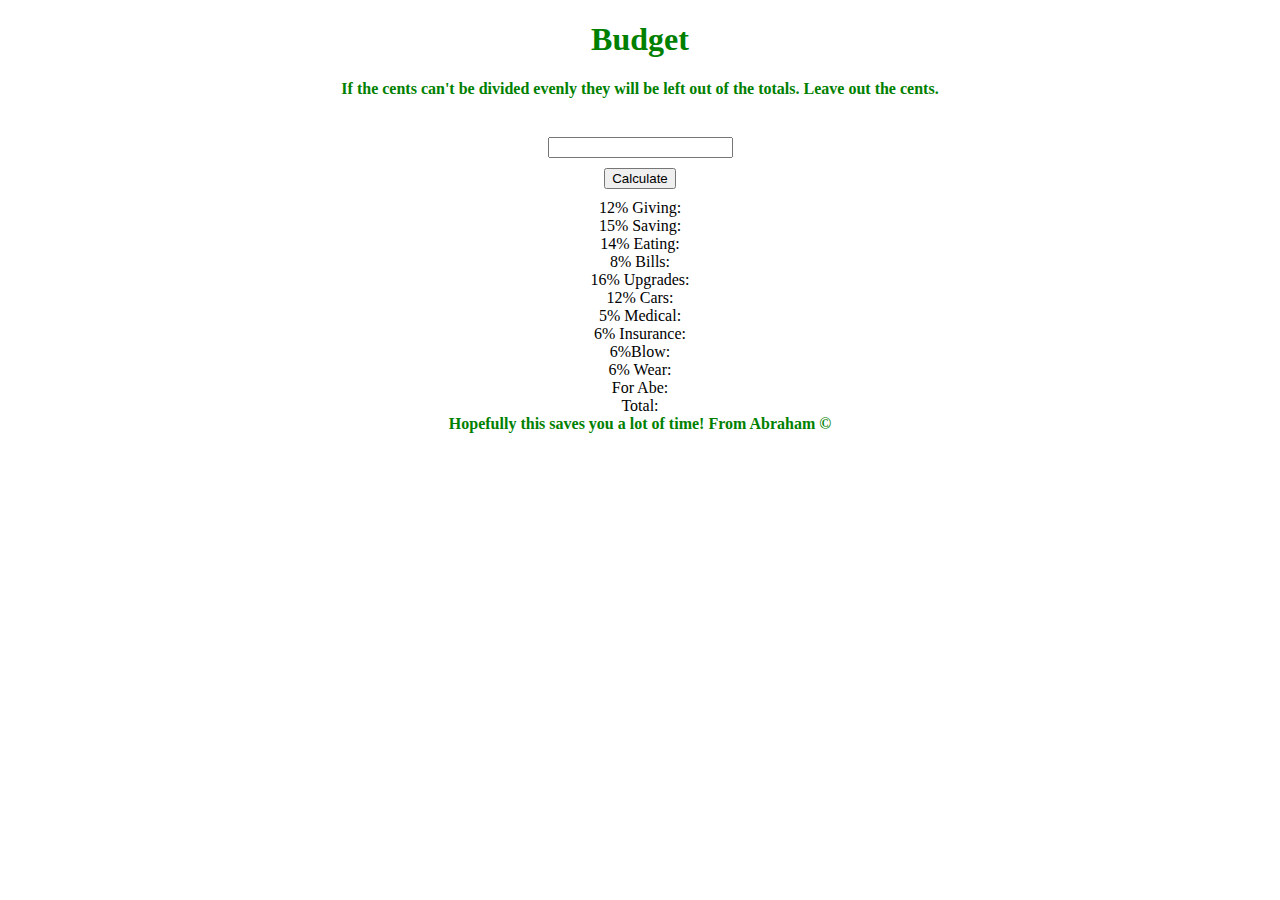
<file: index.html>
<!DOCTYPE html>
<html lang="en">
<head>
    <meta charset="UTF-8">
    <meta name="viewport" content="width=device-width, initial-scale=1.0">
    <title>zero based budget</title>
    <link rel="stylesheet" href="styles/projectm.css">
    <script>
        function saveTime(){
            var money = parseFloat(document.getElementById('paycheck').value);
            var sub = Math.floor(money);
           
            var a = money - sub; 
            var abe = a.toFixed(2);
            

            document.getElementById('change').innerHTML = abe; 
        
            var gg = sub * 0.12;
            document.getElementById('giving').innerHTML = gg.toFixed(2);  
            var sg = sub * 0.15;
            document.getElementById('saving').innerHTML = sg.toFixed(2);  
            var eg = sub * 0.14;
            document.getElementById('eating').innerHTML = eg.toFixed(2); 
            var bs = sub * 0.08;
            document.getElementById('bills').innerHTML = bs.toFixed(2); 
            var us = sub * 0.16;
            document.getElementById('upgrades').innerHTML = us.toFixed(2);
            var cs = sub * 0.12;
            document.getElementById('cars').innerHTML = cs.toFixed(2);  
            var ml = sub * 0.05;
            document.getElementById('medical').innerHTML = ml.toFixed(2);  
            var ie = sub * 0.06;
            document.getElementById('insurance').innerHTML = ie.toFixed(2);
            var bw = sub * 0.06;
            document.getElementById('blow').innerHTML = bw.toFixed(2);   
            var wr = sub * 0.06;
            document.getElementById('wear').innerHTML = wr.toFixed(2); 

          var total = sub + a;
            document.getElementById('total').innerHTML = total; 
            
             }
    </script>
</head>
<body>
    <div id="content">
    <header class="header">
        <h1 class="bold">Budget</h1>
        <h4 class="bold">If the cents can't be divided evenly they will be left out of the totals. Leave out the cents.</h4><br>
    </header>
    <main class="center">
        <input type="text" id="paycheck"><br>
        <button type="button" onclick="saveTime()">Calculate</button><br>
       12% Giving:<div id="giving"></div>
       15% Saving:<div id="saving"></div> 
      14% Eating:<div id="eating"></div> 
      8% Bills:<div id="bills"></div> 
    16% Upgrades:<div id="upgrades"></div> 
       12% Cars:<div id="cars"></div> 
       5% Medical:<div id="medical"></div> 
       6% Insurance:<div id="insurance"></div> 
       6%Blow:<div id="blow"></div> 
       6% Wear:<div id="wear"></div> 
       For Abe:<div id="change"></div>
        Total:<div id="total"></div>
    </main>
    <footer class="footer">
        <b class="bold">Hopefully this saves you a lot of time! From Abraham &copy;</b>
    </footer>
    </div>
</body>
</html>
</file>
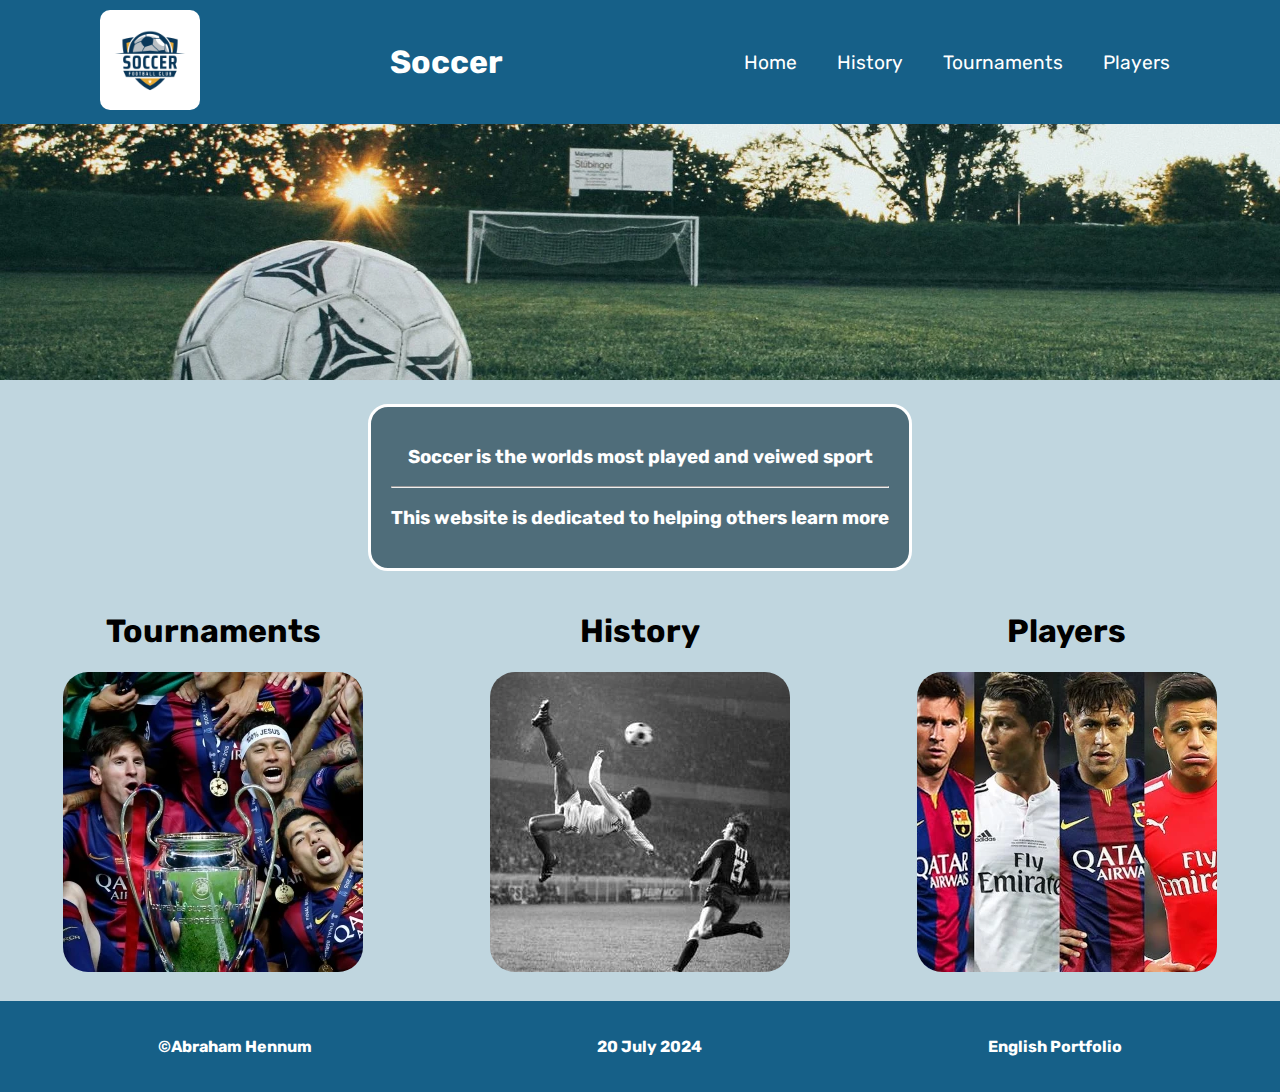
<file: portfolio/index.html>
<!DOCTYPE html>
<html lang="en-US">
<head>
    <meta charset="UTF-8">
    <meta name="viewport" content="width=device-width, initial-scale=1.0">
    <title>English Portfolio</title>
    <link rel="stylesheet" href="styles/base.css">
</head>
<body>
    <header>
        <a href="index.html"><img src="images/soccer.png" alt="logo"></a>
        <h1 class="header-title">Soccer</h1>
        <nav>
            <ul id="navbar">
                <div id="nav-hover">
                    <li><a href="index.html" class="link-hover">Home</a></li>
                </div>
                <div id="nav-hover">
                    <li><a href="history.html" class="link-hover">History</a></li>
                </div>
                <div id="nav-hover">
                    <li><a href="tournaments.html" class="link-hover">Tournaments</a></li>
                </div>
                <div id="nav-hover">
                    <li><a href="players.html" class="link-hover">Players</a></li>
                </div>
            </ul>
        </nav>
    </header>
    <main>
        <div id="main-content">
            <div id="hero">
                <img src="images/hero-img.webp" alt="hero-image">
            </div>

            <div id="intro-div">
                <section class="intro">
                    <h3>Soccer is the worlds most played and veiwed sport</h3>
                    <hr>
                    <h3>This website is dedicated to helping others learn more</h3>
                </section>
            </div>

            <div id="home-grid">

                <section class="tournament-link">
                    <h1>Tournaments</h1>
                    <a href="tournaments.html"><img src="images/tournaments.webp" alt="tournaments-image"></a>
                </section>

                <section class="history-link">
                    <h1>History</h1>
                    <a href="history.html"><img src="images/history.webp" alt="history-image"></a>
                </section>

                <section class="players-link">
                    <h1>Players</h1>
                    <a href="players.html"><img src="images/players.webp" alt="players-image"></a>
                </section>
            </div>
        </div>
    </main>
    <footer>
        <!-- Photo by Markus Spiske: https://www.pexels.com/photo/sky-sunset-field-sunrise-114296/ -->
        <!-- history image https://www.artphotolimited.com/us-en/black-and-white-photography/sport/team-sports/football -->
        <!-- tournaments image https://www.tsn.ca/champions-league-101-1.351112 -->
        <!-- players https://medium.com/@yves.songolo_17483/soccer-player-evolution-study-with-data-analysis-cce8b1d34b0c -->
        <h4>&copy;Abraham Hennum</h4>
        <h4>20 July 2024</h4>
        <h4>English Portfolio</h4>
    </footer>
</body>
</html>
</file>
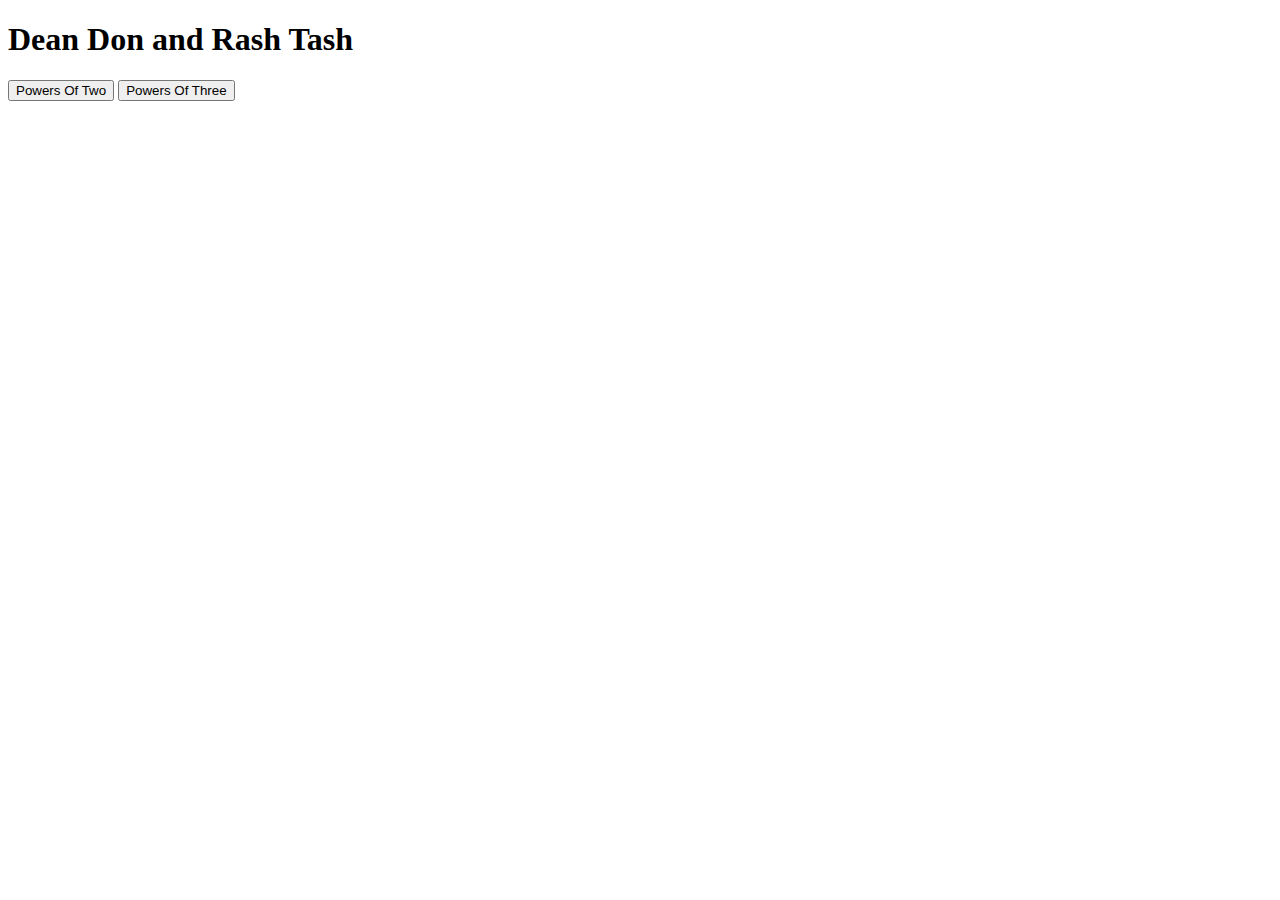
<file: minecraft.html>
<!DOCTYPE html>
<html lang="en">
<head>
    <meta charset="UTF-8">
    <meta name="viewport" content="width=device-width, initial-scale=1.0">
    <title>Minecraft With The Boys</title>
    <script>
        function powersOfTwo(){
            currentNumber = 0; 
            outputString = "";
            while(currentNumber < 32 ) {
                outputString += "2 to the " + currentNumber; 
                result = Math.pow(2, currentNumber); 
                outputString += "=" + result; 
                outputString += "<br>" ; 
                currentNumber++; 

            }
            document.getElementById('outputDiv').innerHTML = outputString; 
        }

        function powersOfThree(){
            currentNumber = 0; 
            outputString = "";
            while(currentNumber < 32 ) {
                outputString += "3 to the " + currentNumber; 
                result = Math.pow(3, currentNumber); 
                outputString += "=" + result; 
                outputString += "<br>" ; 
                currentNumber++; 

            }
            document.getElementById('outputDiv').innerHTML = outputString; 
        } 

    </script>
</head>
<body>
    <h1 class="chunk">Dean Don and Rash Tash</h1>
    <button type="button" onclick="powersOfTwo()">Powers Of Two</button>
    <button type="button" onclick="powersOfThree()">Powers Of Three</button>
    <div id="outputDiv">
    </div>
</body>
</html>
</file>
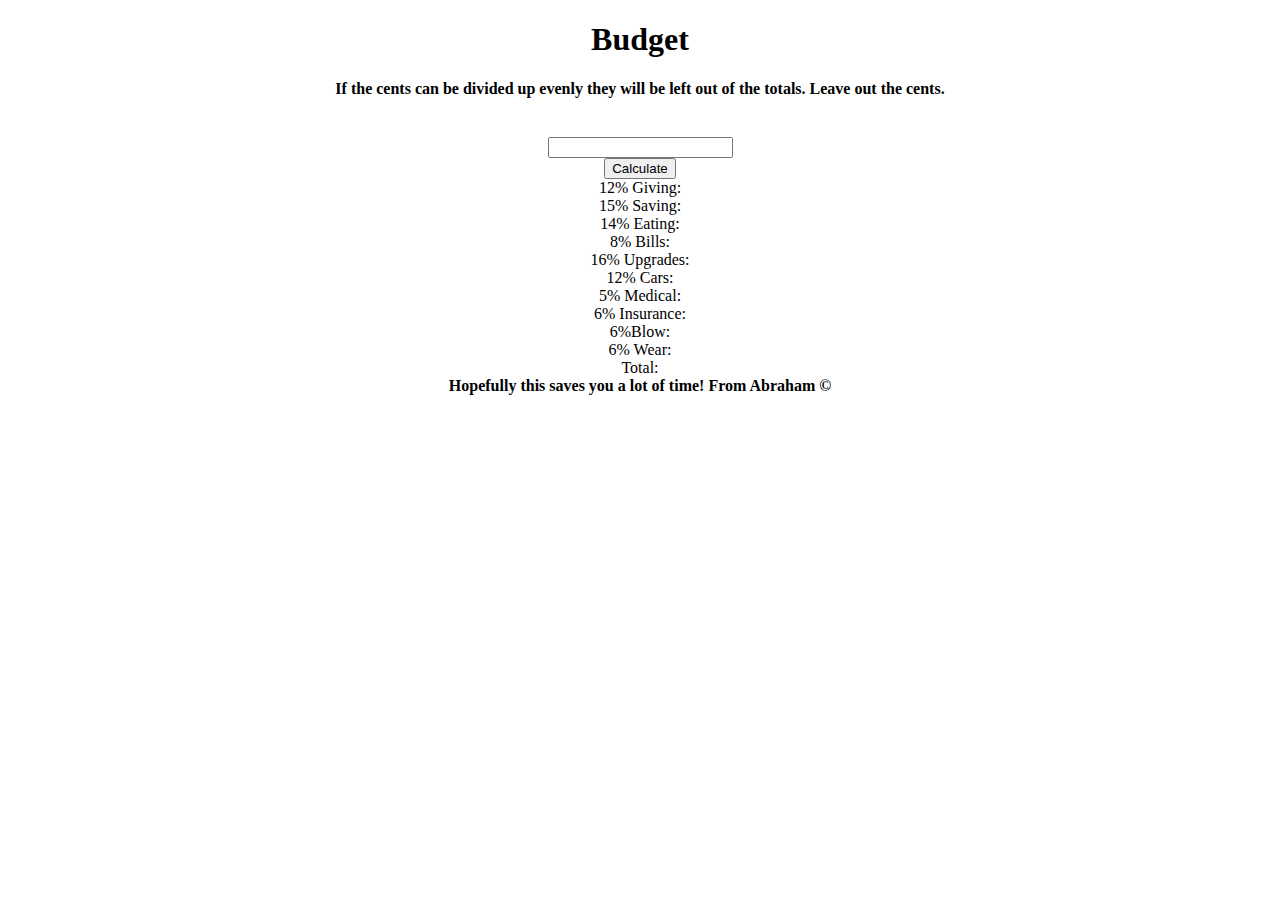
<file: zero.html>
<!DOCTYPE html>
<html lang="en">
<head>
    <meta charset="UTF-8">
    <meta name="viewport" content="width=device-width, initial-scale=1.0">
    <title>zero based budget</title>
    <script>
        function saveTime(){
            var money = parseFloat(document.getElementById('paycheck').value);
        
            var gg = money * 0.12;
            document.getElementById('giving').innerHTML = gg.toFixed(2);  
            var sg = money * 0.15;
            document.getElementById('saving').innerHTML = sg.toFixed(2);  
            var eg = money * 0.14;
            document.getElementById('eating').innerHTML = eg.toFixed(2); 
            var bs = money * 0.08;
            document.getElementById('bills').innerHTML = bs.toFixed(2); 
            var us = money * 0.16;
            document.getElementById('upgrades').innerHTML = us.toFixed(2);
            var cs = money * 0.12;
            document.getElementById('cars').innerHTML = cs.toFixed(2);  
            var ml = money * 0.05;
            document.getElementById('medical').innerHTML = ml.toFixed(2);  
            var ie = money * 0.06;
            document.getElementById('insurance').innerHTML = ie.toFixed(2);
            var bw = money * 0.06;
            document.getElementById('blow').innerHTML = bw.toFixed(2);   
            var wr = money * 0.06;
            document.getElementById('wear').innerHTML = wr.toFixed(2); 
            
            var total = gg + sg + eg + bs + us + cs + ml + ie + bw + wr ; 
            document.getElementById('total').innerHTML = total.toFixed(2); 
             }
    </script>
    <style>
        .center {
            text-align: center;
        }
        .header {
            text-align: center;
        }
        .footer {
            text-align: center;
        }
    </style>
</head>
<body>
    <header class="header">
        <h1>Budget</h1>
        <h4>If the cents can be divided up evenly they will be left out of the totals. Leave out the cents.</h4><br>
    </header>
    <main class="center">
        <input type="text" id="paycheck"><br>
        <button type="button" onclick="saveTime()">Calculate</button><br>
       12% Giving:<div id="giving"></div>
       15% Saving:<div id="saving"></div> 
      14% Eating:<div id="eating"></div> 
      8% Bills:<div id="bills"></div> 
    16% Upgrades:<div id="upgrades"></div> 
       12% Cars:<div id="cars"></div> 
       5% Medical:<div id="medical"></div> 
       6% Insurance:<div id="insurance"></div> 
       6%Blow:<div id="blow"></div> 
       6% Wear:<div id="wear"></div> 
        Total:<div id="total"></div>
    </main>
  
    <footer class="footer">
        <b>Hopefully this saves you a lot of time! From Abraham &copy;</b>
    </footer>
</body>
</html>
</file>
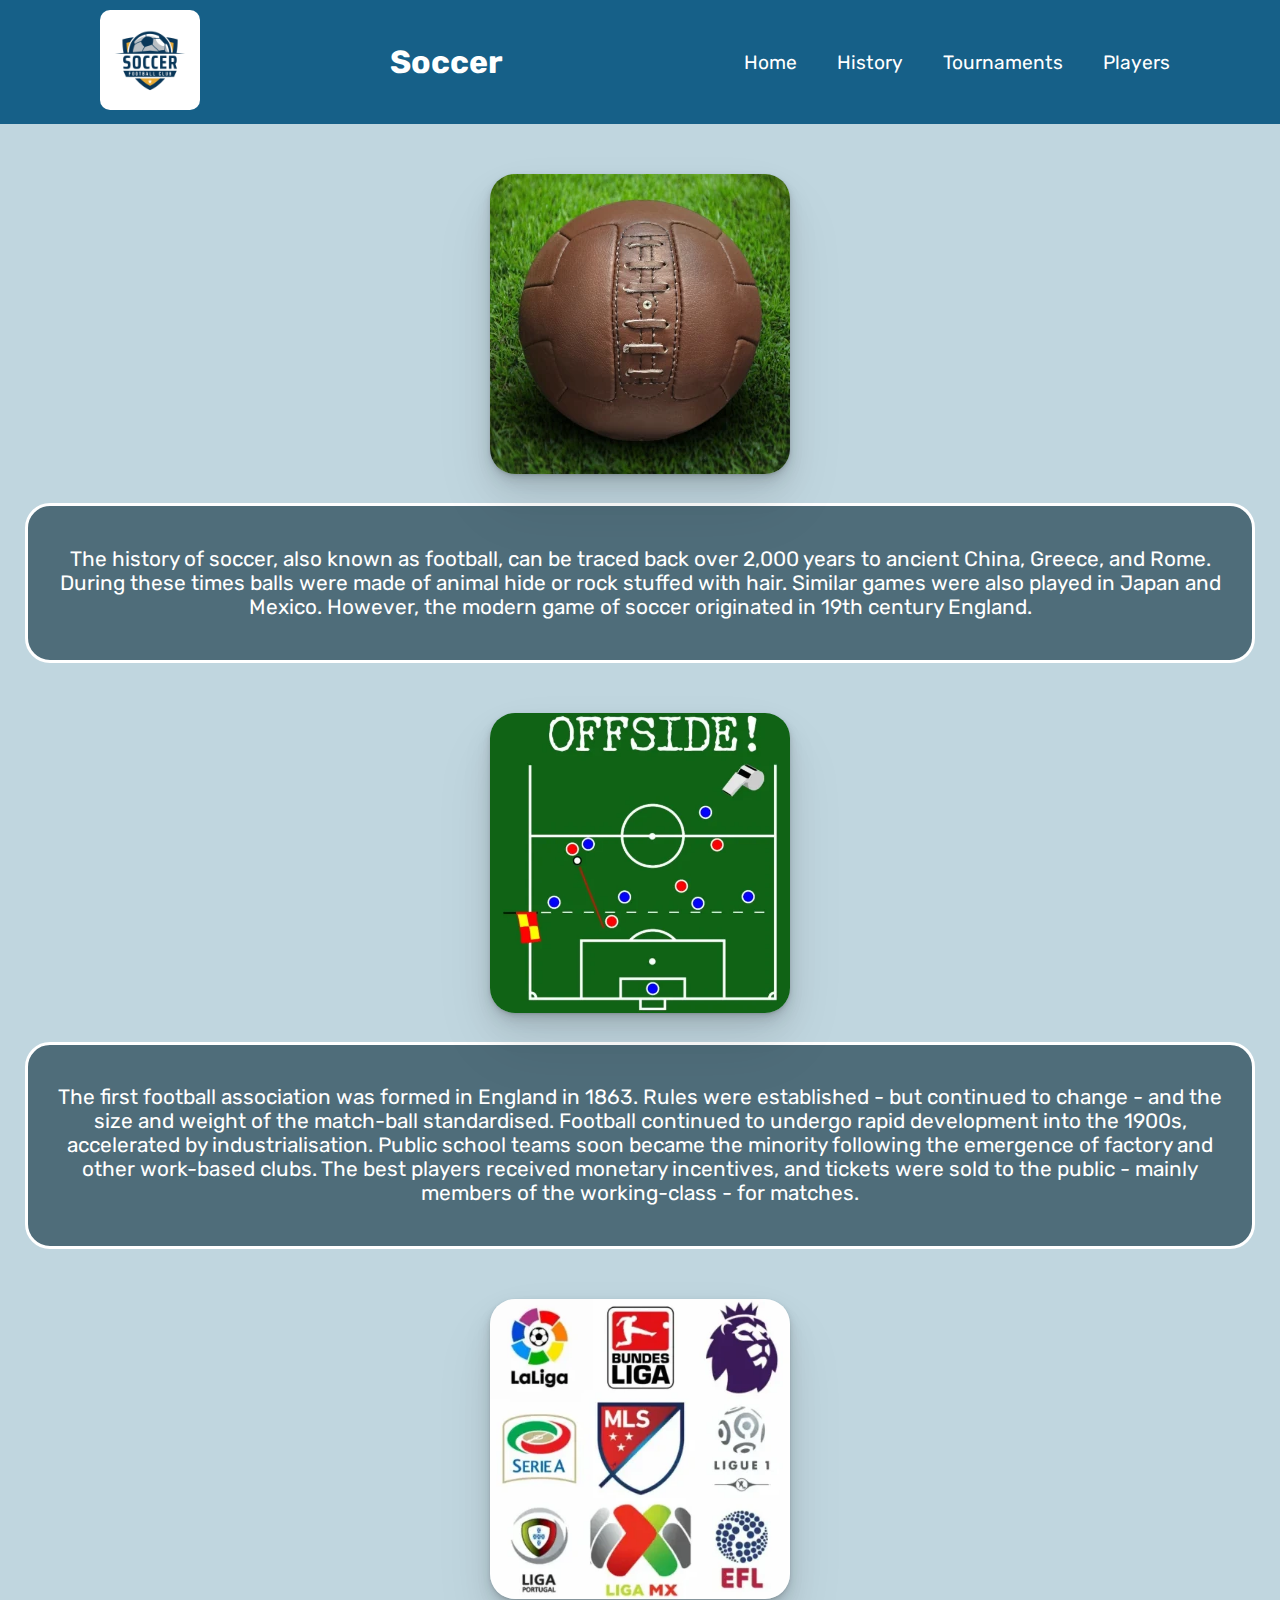
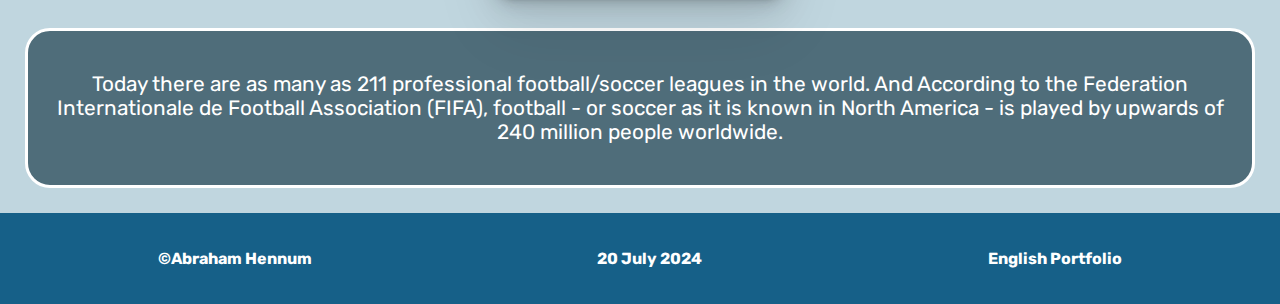
<file: portfolio/history.html>
<!DOCTYPE html>
<html lang="en-US">
<head>
    <meta charset="UTF-8">
    <meta name="viewport" content="width=device-width, initial-scale=1.0">
    <title>History</title>
    <link rel="stylesheet" href="styles/base.css">
</head>
<body>
    <header>
        <a href="index.html"><img src="images/soccer.png" alt="logo"></a>
        <h1 class="header-title">Soccer</h1>
        <nav>
            <ul id="navbar">
                <div id="nav-hover">
                    <li><a href="index.html" class="link-hover">Home</a></li>
                </div>
                <div id="nav-hover">
                    <li><a href="history.html" class="link-hover">History</a></li>
                </div>
                <div id="nav-hover">
                    <li><a href="tournaments.html" class="link-hover">Tournaments</a></li>
                </div>
                <div id="nav-hover">
                    <li><a href="players.html" class="link-hover">Players</a></li>
                </div>
            </ul>
        </nav>
    </header>
    <main>
        <!-- <section id="intro">
            <p>This website is dedicated to educating others about the sport of soccer
            and to inspire those who may not be as intirested in the sport to become more intirested. 
            </p>
        </section> -->

        <section class="history-1">
            <div id="history-image-1">
                <img src="images/history/old-ball.webp">
            </div>
            <div id="history-info-1">
                <p>
                    The history of soccer, also known as football, can be traced back over 2,000 years to 
                    ancient China, Greece, and Rome. During these times balls were made of animal hide or rock stuffed
                    with hair. Similar games were also played in Japan and Mexico. However, the modern game
                    of soccer originated in 19th century England.
                </p>
            </div>
        </section>

        <section class="history-2">
            <div id="history-image-2">
                <img src="images/history/rules.webp">
            </div>
            <div id="history-info-2">
                <p>
                    The first football association was formed in England in 1863. Rules were 
                    established - but continued to change - and the size and weight of the match-ball 
                    standardised. Football continued to undergo rapid development into the 1900s, accelerated 
                    by industrialisation. Public school teams soon became the minority following the emergence of
                    factory and other work-based clubs. The best players received monetary incentives, and tickets 
                    were sold to the public - mainly members of the working-class - for matches.
                </p>
            </div>
        </section>

        <section class="history-3">
            <div id="history-image-3">
                <img src="images/history/leagues.webp">
            </div>
            <div id="history-info-3">
                <p>
                    Today there are as many as 211 professional football/soccer leagues in the world. And According 
                    to the Federation Internationale de Football Association (FIFA), football - or soccer as it is 
                    known in North America - is played by upwards of 240 million people worldwide.
                </p>
            </div>
        </section>

    </main> 
    <footer>
        <!-- https://www.bundesliga.com/en/faq/all-you-need-to-know-about-soccer/the-history-of-soccer-10560 -->
        <!-- leagues images https://worldsoccertalk.com/where-to-find-soccer-on-us-tv-and-streaming/ -->
        <h4>&copy;Abraham Hennum</h4>
        <h4>20 July 2024</h4>
        <h4>English Portfolio</h4>

    </footer>
</body>
</html>
</file>
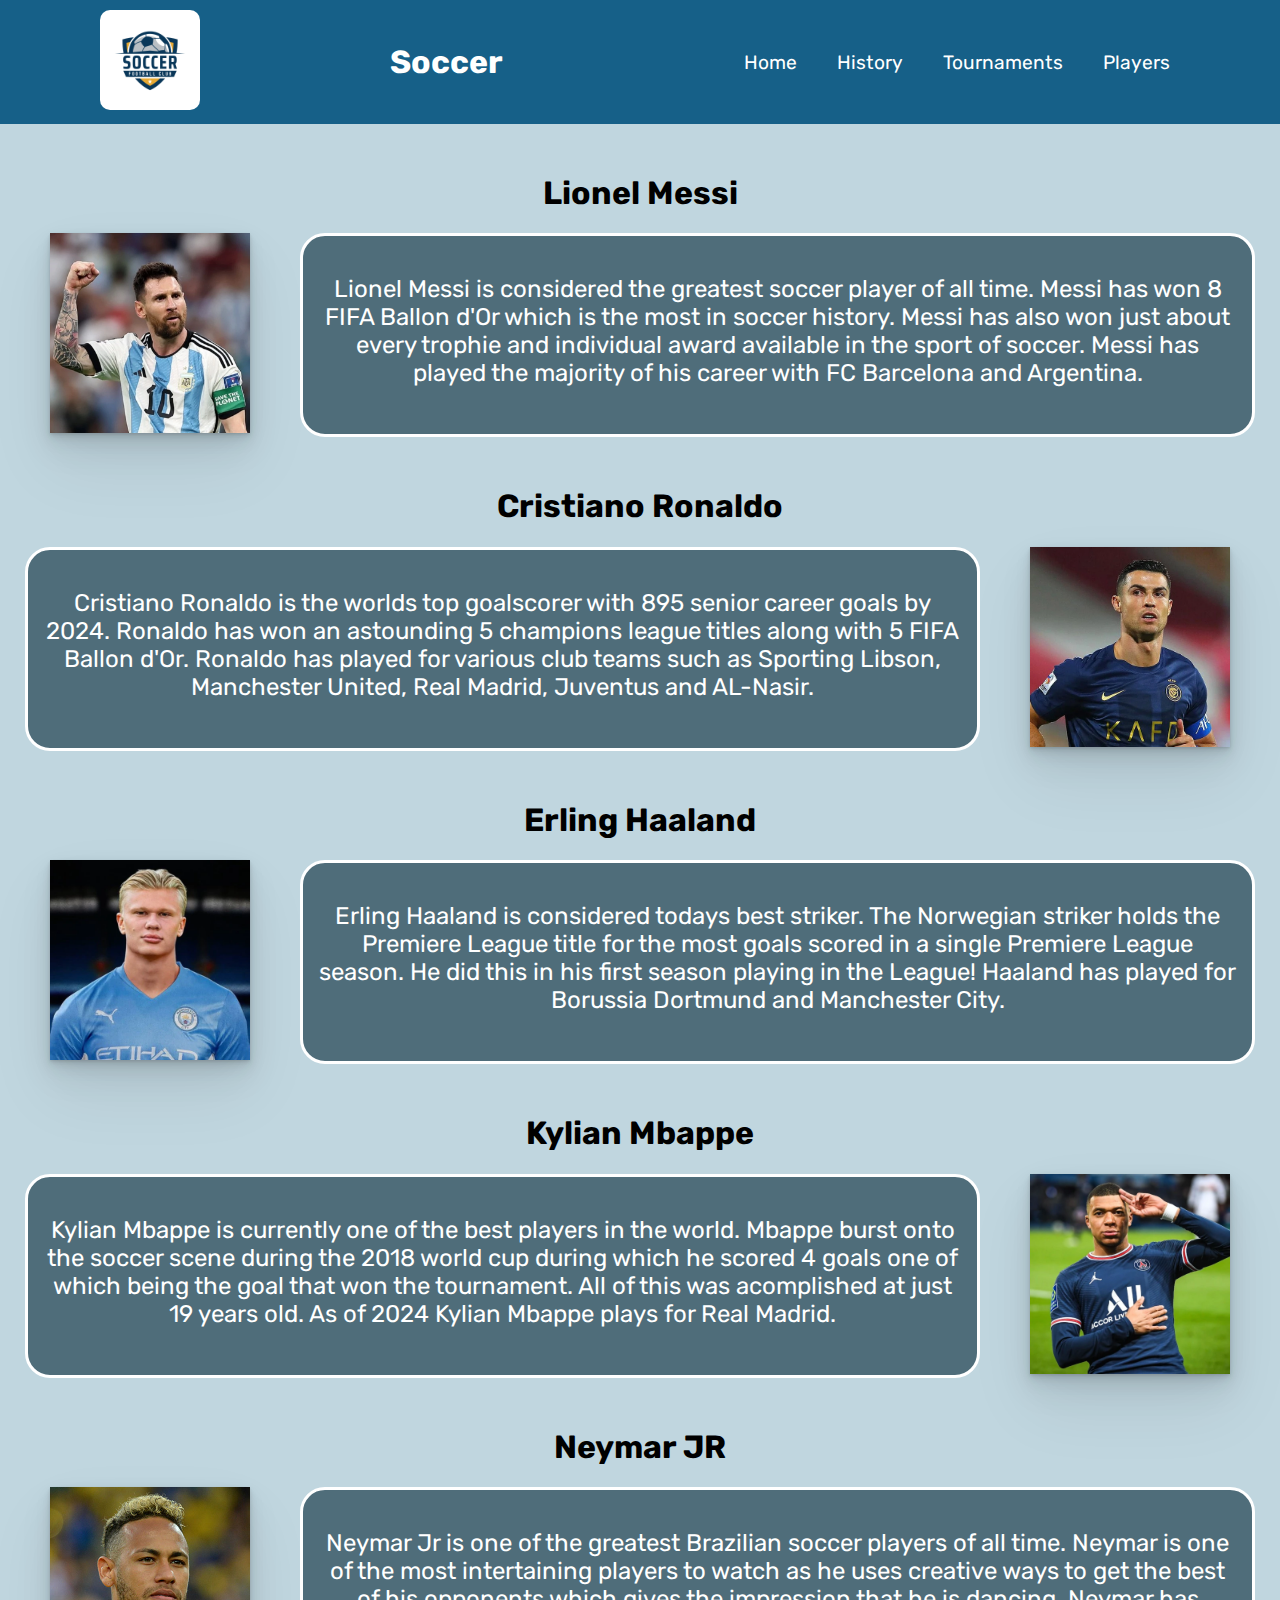
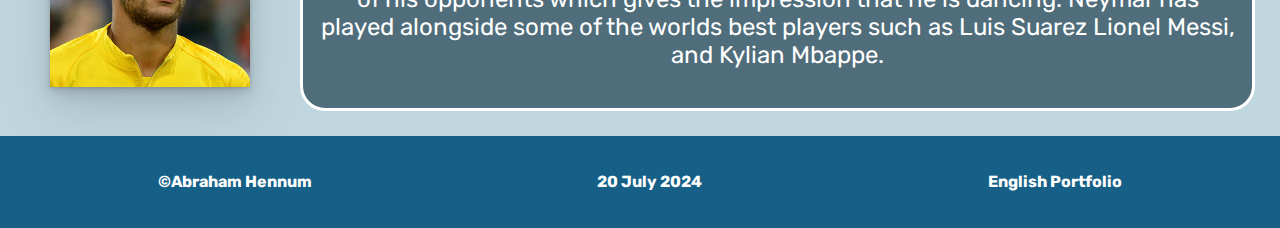
<file: portfolio/players.html>
<!DOCTYPE html>
<html lang="en-US">
<head>
    <meta charset="UTF-8">
    <meta name="viewport" content="width=device-width, initial-scale=1.0">
    <title>Players</title>
    <link rel="stylesheet" href="styles/base.css">
</head>
<body>
    <header>
        <a href="index.html"><img src="images/soccer.png" alt="logo"></a>
        <h1 class="header-title">Soccer</h1>
        <nav>
            <ul id="navbar">
                <div id="nav-hover">
                    <li><a href="index.html" class="link-hover">Home</a></li>
                </div>
                <div id="nav-hover">
                    <li><a href="history.html" class="link-hover">History</a></li>
                </div>
                <div id="nav-hover">
                    <li><a href="tournaments.html" class="link-hover">Tournaments</a></li>
                </div>
                <div id="nav-hover">
                    <li><a href="players.html" class="link-hover">Players</a></li>
                </div>
            </ul>
        </nav>
    </header>
    <main>
        <h1 class="players-head">Lionel Messi</h1 class="players-head">
        <section class="player-1">
            <div id="player-info-1">
                <p>
                    Lionel Messi is considered the greatest soccer player of all time. Messi has won 8 FIFA Ballon d'Or
                    which is the most in soccer history. Messi has also won just about every trophie and individual award 
                    available in the sport of soccer. Messi has played the majority of his career with FC Barcelona and Argentina.
                </p>
            </div>
            <div id="player-image-1">
                <img src="images/players/lionel.webp" alt="Lionel Messi">
            </div>
        </section>

        <h1 class="players-head">Cristiano Ronaldo</h1 class="players-head">
        <section class="player-2">
            <div id="player-info-2">
                
                <p>
                    Cristiano Ronaldo is the worlds top goalscorer with 895 senior career goals by 2024. 
                    Ronaldo has won an astounding 5 champions league titles along with 5 FIFA Ballon d'Or. 
                    Ronaldo has played for various club teams such as Sporting Libson, Manchester United, Real Madrid,
                    Juventus and AL-Nasir. 
                </p>
            </div>
            <div id="player-image-2">
                <img src="images/players/ronaldo.webp" alt="Cristiano Ronaldo">
            </div>
        </section>

        <h1 class="players-head">Erling Haaland</h1 class="players-head">
        <section class="player-3">
            <div id="player-info-3">
                <p>
                    Erling Haaland is considered todays best striker. The Norwegian striker holds the Premiere League
                    title for the most goals scored in a single Premiere League season. He did this in his first season playing
                    in the League! Haaland has played for Borussia Dortmund and Manchester City. 
                </p>
            </div>
                <div id="player-image-3">
                    <img src="images/players/halaand.webp" alt="Erling Halaand">
                </div>
        </section>

        <h1 class="players-head">Kylian Mbappe</h1 class="players-head">
        <section class="player-4">
            <div id="player-info-4">
                <p>
                    Kylian Mbappe is currently one of the best players in the world. Mbappe burst onto the soccer scene 
                    during the 2018 world cup during which he scored 4 goals one of which being the goal that won the tournament.
                    All of this was acomplished at just 19 years old. As of 2024 Kylian Mbappe plays for Real Madrid. 
                </p>
            </div>
            <div id="player-image-4">
                <img src="images/players/mbappe.webp" alt="Kylian Mbappe">
            </div>
        </section>

        <h1 class="players-head">Neymar JR</h1 class="players-head">
        <section class="player-5">
            <div id="player-info-5">
                <p>
                    Neymar Jr is one of the greatest Brazilian soccer players of all time. Neymar is one of 
                    the most intertaining players to watch as he uses creative ways to get the best of his opponents which gives the 
                    impression that he is dancing. Neymar has played alongside some of the worlds best players such as Luis Suarez
                    Lionel Messi, and Kylian Mbappe. 
                </p>
            </div>
            <div id="player-image-5">
                <img src="images/players/neymar.webp" alt="Neymar Jr">
            </div>
        </section>


    </main> 
    <footer>
        <!-- photo credit wikepedia media -->
        <!-- halaand image https://bitterandblue.sbnation.com/2022/5/21/23133661/erling-haaland-signing-the-deal-of-the-summer -->
        <!-- neymar https://bookingagentinfo.com/celebrity/neymar-da-silva-santos-junior/ -->
        <h4>&copy;Abraham Hennum</h4>
        <h4>20 July 2024</h4>
        <h4>English Portfolio</h4>
    </footer>
</body>
</html>
</file>
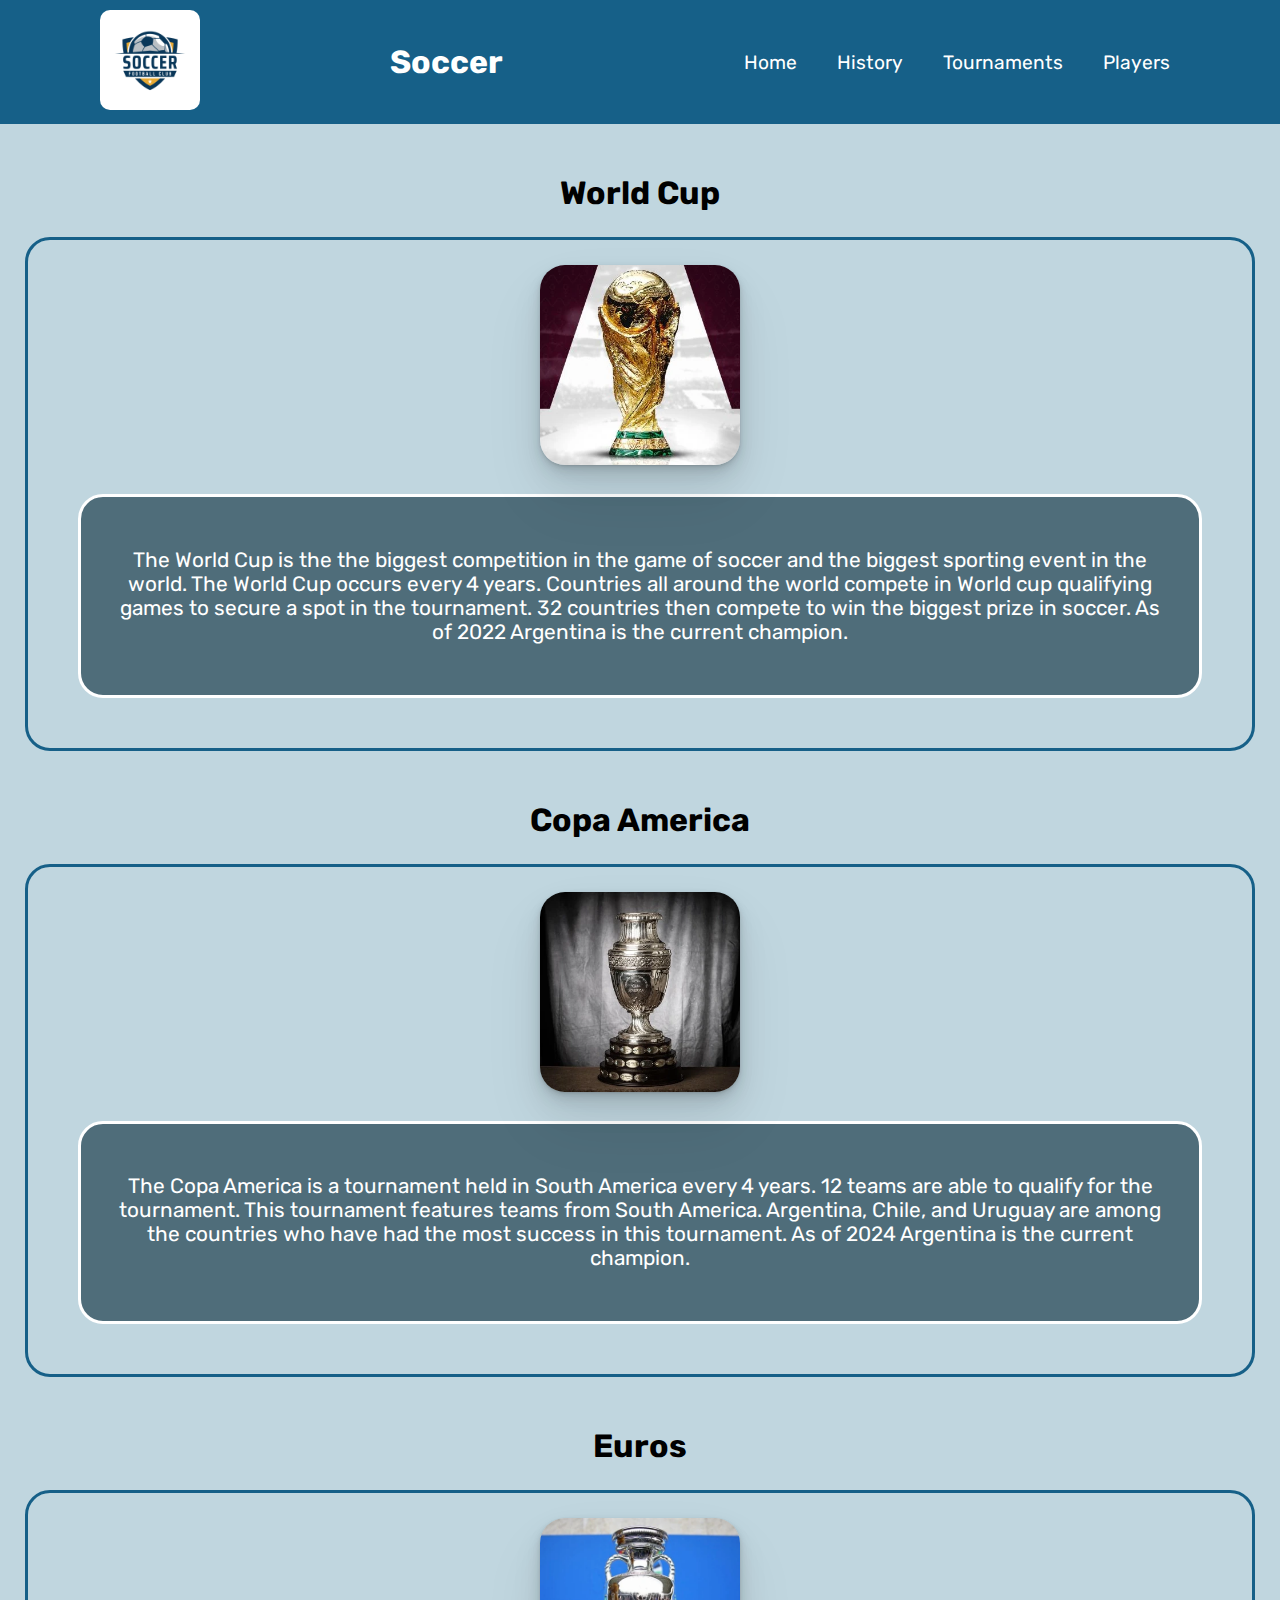
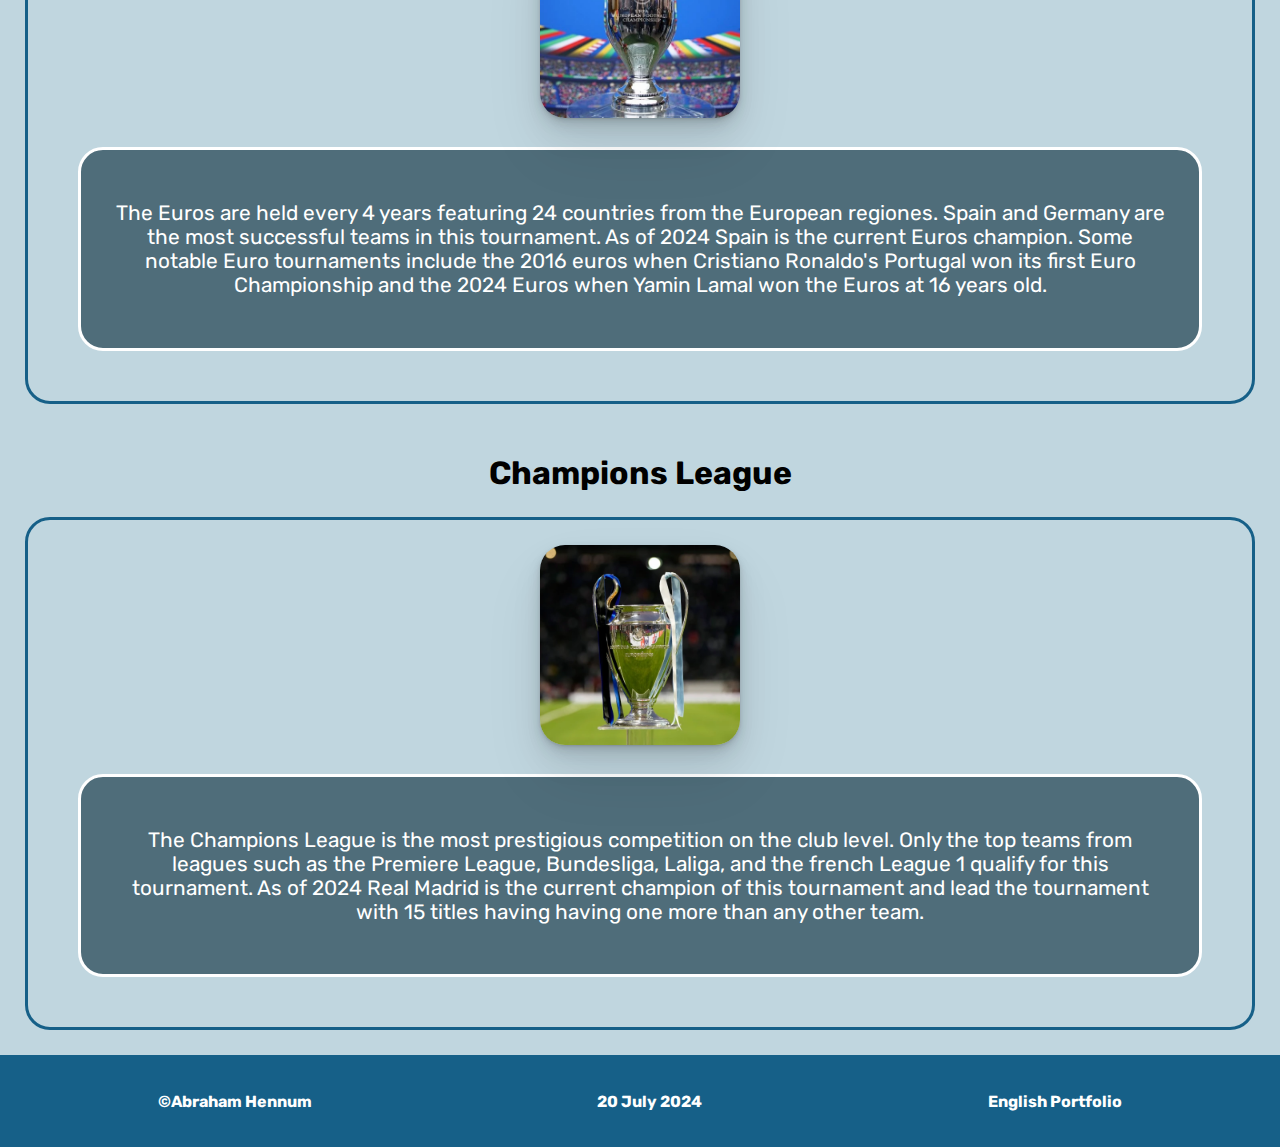
<file: portfolio/tournaments.html>
<!DOCTYPE html>
<html lang="en-US">
<head>
    <meta charset="UTF-8">
    <meta name="viewport" content="width=device-width, initial-scale=1.0">
    <title>Tournaments</title>
    <link rel="stylesheet" href="styles/base.css">
</head>
<body>
    <header>
        <a href="index.html"><img src="images/soccer.png" alt="logo"></a>
        <h1 class="header-title">Soccer</h1>
        <nav>
            <ul id="navbar">
                <div id="nav-hover">
                    <li><a href="index.html" class="link-hover">Home</a></li>
                </div>
                <div id="nav-hover">
                    <li><a href="history.html" class="link-hover">History</a></li>
                </div>
                <div id="nav-hover">
                    <li><a href="tournaments.html" class="link-hover">Tournaments</a></li>
                </div>
                <div id="nav-hover">
                    <li><a href="players.html" class="link-hover">Players</a></li>
                </div>
            </ul>
        </nav>
    </header>
    <main>
        <h1 class="tournament-head">World Cup</h1>
        <section class="tournament-1">
            <div id="tournament-image-1">
                <img src="images/tournaments/world-cup.webp" alt="World Cup">
            </div>
            <div id="tournament-info-1">
                <p>
                    The World Cup is the the biggest competition in the game of soccer and the biggest 
                    sporting event in the world. The World Cup occurs every 4 years. Countries all around the world compete in World cup 
                    qualifying games to secure a spot in the tournament. 32 countries then compete to win the 
                    biggest prize in soccer. As of 2022 Argentina is the current champion. 
                </p>
            </div>
        </section>

        <h1 class="tournament-head">Copa America</h1>
        <section class="tournament-2">
            <div id="tournament-image-2">
                <img src="images/tournaments/copa-america.webp" alt="Copa America">
            </div>
            <div id="tournament-info-2">
                <p>
                    The Copa America is a tournament held in South America every 4 years. 12 teams are able to qualify 
                    for the tournament. This tournament features teams from South America. Argentina, Chile, and Uruguay
                    are among the countries who have had the most success in this tournament. As of 2024 Argentina is the 
                    current champion. 
                </p>
            </div>
        </section>

        <h1 class="tournament-head">Euros</h1>
        <section class="tournament-3">
            <div id="tournament-image-3">
                <img src="images/tournaments/euros.webp" alt="Euros">
            </div>
            <div id="tournament-info-3">
                <p>
                    The Euros are held every 4 years featuring 24 countries from the European regiones. Spain and 
                    Germany are the most successful teams in this tournament. As of 2024 Spain is the current Euros champion.
                    Some notable Euro tournaments include the 2016 euros when Cristiano Ronaldo's Portugal won its first Euro
                    Championship and the 2024 Euros when Yamin Lamal won the Euros at 16 years old. 
                </p>
            </div>
        </section>

        <h1 class="tournament-head">Champions League</h1>
        <section class="tournament-4">
            <div id="tournament-image-4">
                <img src="images/tournaments/champions-league.webp" alt="champions League">
            </div>
            <div id="tournament-info-4">
                <p>
                    The Champions League is the most prestigious competition on the club level. Only the top teams
                    from leagues such as the Premiere League, Bundesliga, Laliga, and the french League 1 qualify for 
                    this tournament. As of 2024 Real Madrid is the current champion of this tournament and lead the 
                    tournament with 15 titles having having one more than any other team. 
                </p>
            </div>
        </section>
      


    </main> 
    <footer>
        <!-- world cup photo https://www.sportingnews.com/in/football/news/teams-out-world-cup-2022-list-nations-eliminated-fifa-2022/cmk6aexisveysdxidiq84baf -->
        <!-- copa america image https://www.shutterstock.com/editorial/image-editorial/copa-america-trophy-5700841g -->
        <!-- euros image https://www.detik.com/sumut/sepakbola/d-7412421/kapan-babak-16-besar-euro-2024-dimulai-catat-tanggalnya -->
        <h4>&copy;Abraham Hennum</h4>
        <h4>20 July 2024</h4>
        <h4>English Portfolio</h4>
    </footer>
</body>
</html>
</file>
<file: styles/projectm.css>
/* body{
    --background-color: ;
} */

.center {
    text-align: center;
}
.header {
    text-align: center;
}
.footer {
    text-align: center;
}
.bold {
    color : green
}

#content{
    background-color: var(--background-color);
}

button{
    margin: 10px ; 
}

button:hover{
    background-color: white;
}
</file>
<file: portfolio/styles/base.css>
@import url('https://fonts.googleapis.com/css2?family=Rubik:ital,wght@0,300..900;1,300..900&display=swap');

:root{
    --background-color: #c0d6df;
    --header-color: #166088;
    --card-color: #4f6d7a; 

}

header{
    display: flex;
    justify-content: space-around;
    background-color: var(--header-color);
    color: white;
    align-items: center;
}

header img{
    border-radius: 20px;
    padding: 10px;
    max-width: 100px;
    max-height: 100px;
}

#hero img{
    max-width: 100%;
}

.intro{
    background-color: var(--card-color);
    color: white;
    padding: 20px;
    border-radius: 20px;
    border: white solid 3px;
    max-width: 500px;  
}

#intro-div{
    display: grid;
    justify-content: center;
    margin-top: 20px;
    margin-bottom: 20px;
}


body{
    margin: 0 auto;
    background-color: var(--background-color);
    text-align: center;
    font-family: 'Rubik', 'sans-serif';
}


li{
    list-style: none;
    padding: 20px;
    font-size: 1.2rem;
}

#nav-hover:hover{
    background-color: var(--background-color);
    border-radius: 25px;
}

#nav-hover:hover .link-hover{
    color: black; 
}

nav{
    align-content: center;
}

#navbar{
    display: flex;
}

nav li a{
    text-decoration: none;
    color: white;
}

#main-content{
    text-align: center;
}

#home-grid{
    display: grid;
    grid-template-columns: 1fr 1fr 1fr;
    margin-bottom: 25px;
}

.history-link a img{
    border-radius: 25px;
    
}

.tournament-link a img{
    border-radius: 25px;
    
}

.players-link a img{
    border-radius: 25px;  
}


/* history page */

#history-info-1{
    background-color: var(--card-color);
    color: white;
    border-radius: 25px;
    border: solid white 3px; 
    padding: 20px;
    margin: 25px;
    font-size: 1.3rem;
}

#history-image-1{
    margin-top: 50px;
}

#history-image-1 img{
    max-width: 300px;
    max-height: 300px;
    border-radius: 25px;
    box-shadow: rgba(0, 0, 0, 0.07) 0px 1px 2px, rgba(0, 0, 0, 0.07) 0px 2px 4px, rgba(0, 0, 0, 0.07) 0px 4px 8px, rgba(0, 0, 0, 0.07) 0px 8px 16px, rgba(0, 0, 0, 0.07) 0px 16px 32px, rgba(0, 0, 0, 0.07) 0px 32px 64px;
}

#history-info-2{
    background-color: var(--card-color);
    color: white;
    border-radius: 25px;
    border: solid white 3px; 
    padding: 20px;
    margin: 25px;
    font-size: 1.3rem;
}

#history-image-2{
    margin-top: 50px;
}

#history-image-2 img{
    max-width: 300px;
    max-height: 300px;
    border-radius: 25px;
    box-shadow: rgba(0, 0, 0, 0.07) 0px 1px 2px, rgba(0, 0, 0, 0.07) 0px 2px 4px, rgba(0, 0, 0, 0.07) 0px 4px 8px, rgba(0, 0, 0, 0.07) 0px 8px 16px, rgba(0, 0, 0, 0.07) 0px 16px 32px, rgba(0, 0, 0, 0.07) 0px 32px 64px;
}

#history-info-3{
    background-color: var(--card-color);
    color: white;
    border-radius: 25px;
    border: solid white 3px; 
    padding: 20px;
    margin: 25px;
    font-size: 1.3rem;
}

#history-image-3{
    margin-top: 50px;
}

#history-image-3 img{
    max-width: 300px;
    max-height: 300px;
    border-radius: 25px;
    box-shadow: rgba(0, 0, 0, 0.07) 0px 1px 2px, rgba(0, 0, 0, 0.07) 0px 2px 4px, rgba(0, 0, 0, 0.07) 0px 4px 8px, rgba(0, 0, 0, 0.07) 0px 8px 16px, rgba(0, 0, 0, 0.07) 0px 16px 32px, rgba(0, 0, 0, 0.07) 0px 32px 64px;
}




/* players page */

.players-head{
    margin-top: 50px;
}


    /* messi */

.player-1{
    display: grid;
    grid-template-columns: 300px 1fr;
}

#player-info-1{
    background-color: var(--card-color);
    grid-column: 2/3;
    color: white;
    border: solid white 3px;
    border-radius: 25px;
    margin-right: 25px;
}

#player-info-1 p{
    padding: 15px;
    font-size: 1.5rem;
} 

#player-image-1{
    grid-column: 1/2;
    grid-row: 1/2;
}

#player-image-1 img{
    max-width: 200px;
    max-height: 200px;
    box-shadow: rgba(0, 0, 0, 0.07) 0px 1px 2px, rgba(0, 0, 0, 0.07) 0px 2px 4px, rgba(0, 0, 0, 0.07) 0px 4px 8px, rgba(0, 0, 0, 0.07) 0px 8px 16px, rgba(0, 0, 0, 0.07) 0px 16px 32px, rgba(0, 0, 0, 0.07) 0px 32px 64px;
}


    /* ronaldo */

.player-2{
    display: grid;
    grid-template-columns: 1fr 300px;
}

#player-info-2{
    background-color: var(--card-color);
    grid-column: 1/2;
    color: white;
    border: solid white 3px;
    border-radius: 25px;
    margin-left: 25px;
}

#player-info-2 p{
    padding: 15px;
    font-size: 1.5rem;
} 

#player-image-2{
    grid-column: 2/3;
    grid-row: 1/2;
}

#player-image-2 img{
    max-width: 200px;
    max-height: 200px;
    box-shadow: rgba(0, 0, 0, 0.07) 0px 1px 2px, rgba(0, 0, 0, 0.07) 0px 2px 4px, rgba(0, 0, 0, 0.07) 0px 4px 8px, rgba(0, 0, 0, 0.07) 0px 8px 16px, rgba(0, 0, 0, 0.07) 0px 16px 32px, rgba(0, 0, 0, 0.07) 0px 32px 64px;
}


    /* halaand */

.player-3{
    display: grid;
    grid-template-columns: 300px 1fr;
}

#player-info-3{
    background-color: var(--card-color);
    grid-column: 2/3;
    color: white;
    border: solid white 3px;
    border-radius: 25px;
    margin-right: 25px;
}

#player-info-3 p{
    padding: 15px;
    font-size: 1.5rem;
} 

#player-image-3{
    grid-column: 1/2;
    grid-row: 1/2;
}

#player-image-3 img{
    max-width: 200px;
    max-height: 200px;
    box-shadow: rgba(0, 0, 0, 0.07) 0px 1px 2px, rgba(0, 0, 0, 0.07) 0px 2px 4px, rgba(0, 0, 0, 0.07) 0px 4px 8px, rgba(0, 0, 0, 0.07) 0px 8px 16px, rgba(0, 0, 0, 0.07) 0px 16px 32px, rgba(0, 0, 0, 0.07) 0px 32px 64px;
}

    /* mbappe */

.player-4{
    display: grid;
    grid-template-columns: 1fr 300px;
}

#player-info-4{
    background-color: var(--card-color);
    grid-column: 1/2;
    color: white;
    border: solid white 3px;
    border-radius: 25px;
    margin-left: 25px;
}

#player-info-4 p{
    padding: 15px;
    font-size: 1.5rem;
} 

#player-image-4{
    grid-column: 2/3;
    grid-row: 1/2;
}

#player-image-4 img{
    max-width: 200px;
    max-height: 200px;
    box-shadow: rgba(0, 0, 0, 0.07) 0px 1px 2px, rgba(0, 0, 0, 0.07) 0px 2px 4px, rgba(0, 0, 0, 0.07) 0px 4px 8px, rgba(0, 0, 0, 0.07) 0px 8px 16px, rgba(0, 0, 0, 0.07) 0px 16px 32px, rgba(0, 0, 0, 0.07) 0px 32px 64px;
}

    /* neymar */

.player-5{
    display: grid;
    grid-template-columns: 300px 1fr;
}

#player-info-5{
    background-color: var(--card-color);
    grid-column: 2/3;
    color: white;
    border: solid white 3px;
    border-radius: 25px;
    margin-right: 25px;
}

#player-info-5 p{
    padding: 15px;
    font-size: 1.5rem;
} 

#player-image-5{
    grid-column: 1/2;
    grid-row: 1/2;
}
    

#player-image-5 img{
    max-width: 200px;
    max-height: 200px;
    box-shadow: rgba(0, 0, 0, 0.07) 0px 1px 2px, rgba(0, 0, 0, 0.07) 0px 2px 4px, rgba(0, 0, 0, 0.07) 0px 4px 8px, rgba(0, 0, 0, 0.07) 0px 8px 16px, rgba(0, 0, 0, 0.07) 0px 16px 32px, rgba(0, 0, 0, 0.07) 0px 32px 64px;
}


/* tournaments */

.tournament-head{
    margin-top: 50px;
}

    /* world cup */

.tournament-1{
    border: solid var(--header-color) 3px;
    border-radius: 25px;
    margin: 25px; 
    padding: 25px;
}

#tournament-image-1 img{
    max-width: 200px;
    max-height: 200px;
    border-radius: 25px;
    box-shadow: rgba(0, 0, 0, 0.07) 0px 1px 2px, rgba(0, 0, 0, 0.07) 0px 2px 4px, rgba(0, 0, 0, 0.07) 0px 4px 8px, rgba(0, 0, 0, 0.07) 0px 8px 16px, rgba(0, 0, 0, 0.07) 0px 16px 32px, rgba(0, 0, 0, 0.07) 0px 32px 64px;
}

#tournament-info-1{
    background-color: var(--card-color);
    margin: 25px;
    color: white;
    padding: 30px;
    border-radius: 25px;
    border: white solid 3px;
    font-size: 1.3rem;
}

    /* copa america */

.tournament-2{
    border: solid var(--header-color) 3px;
    border-radius: 25px;
    margin: 25px; 
    padding: 25px;
}

#tournament-image-2 img{
    max-width: 200px;
    max-height: 200px;
    border-radius: 25px;
    box-shadow: rgba(0, 0, 0, 0.07) 0px 1px 2px, rgba(0, 0, 0, 0.07) 0px 2px 4px, rgba(0, 0, 0, 0.07) 0px 4px 8px, rgba(0, 0, 0, 0.07) 0px 8px 16px, rgba(0, 0, 0, 0.07) 0px 16px 32px, rgba(0, 0, 0, 0.07) 0px 32px 64px;
}

#tournament-info-2{
    background-color: var(--card-color);
    margin: 25px;
    color: white;
    padding: 30px;
    border-radius: 25px;
    border: white solid 3px;
    font-size: 1.3rem;
}

    /* euros */

.tournament-3{
    border: solid var(--header-color) 3px;
    border-radius: 25px;
    margin: 25px; 
    padding: 25px;
}

#tournament-image-3 img{
    max-width: 200px;
    max-height: 200px;
    border-radius: 25px;
    box-shadow: rgba(0, 0, 0, 0.07) 0px 1px 2px, rgba(0, 0, 0, 0.07) 0px 2px 4px, rgba(0, 0, 0, 0.07) 0px 4px 8px, rgba(0, 0, 0, 0.07) 0px 8px 16px, rgba(0, 0, 0, 0.07) 0px 16px 32px, rgba(0, 0, 0, 0.07) 0px 32px 64px;
}

#tournament-info-3{
    background-color: var(--card-color);
    margin: 25px;
    color: white;
    padding: 30px;
    border-radius: 25px;
    border: white solid 3px;
    font-size: 1.3rem;
}


    /* Champions League */

.tournament-4{
    border: solid var(--header-color) 3px;
    border-radius: 25px;
    margin: 25px; 
    padding: 25px;
}

#tournament-image-4 img{
    max-width: 200px;
    max-height: 200px;
    border-radius: 25px;
    box-shadow: rgba(0, 0, 0, 0.07) 0px 1px 2px, rgba(0, 0, 0, 0.07) 0px 2px 4px, rgba(0, 0, 0, 0.07) 0px 4px 8px, rgba(0, 0, 0, 0.07) 0px 8px 16px, rgba(0, 0, 0, 0.07) 0px 16px 32px, rgba(0, 0, 0, 0.07) 0px 32px 64px;
}

#tournament-info-4{
    background-color: var(--card-color);
    margin: 25px;
    color: white;
    padding: 30px;
    border-radius: 25px;
    border: white solid 3px;
    font-size: 1.3rem;
}
     

footer{
    display: flex; 
    justify-content: space-around;
    background-color: var(--header-color);
    color: white;
    padding:15px;
    margin-top: 25px;
}
</file>
